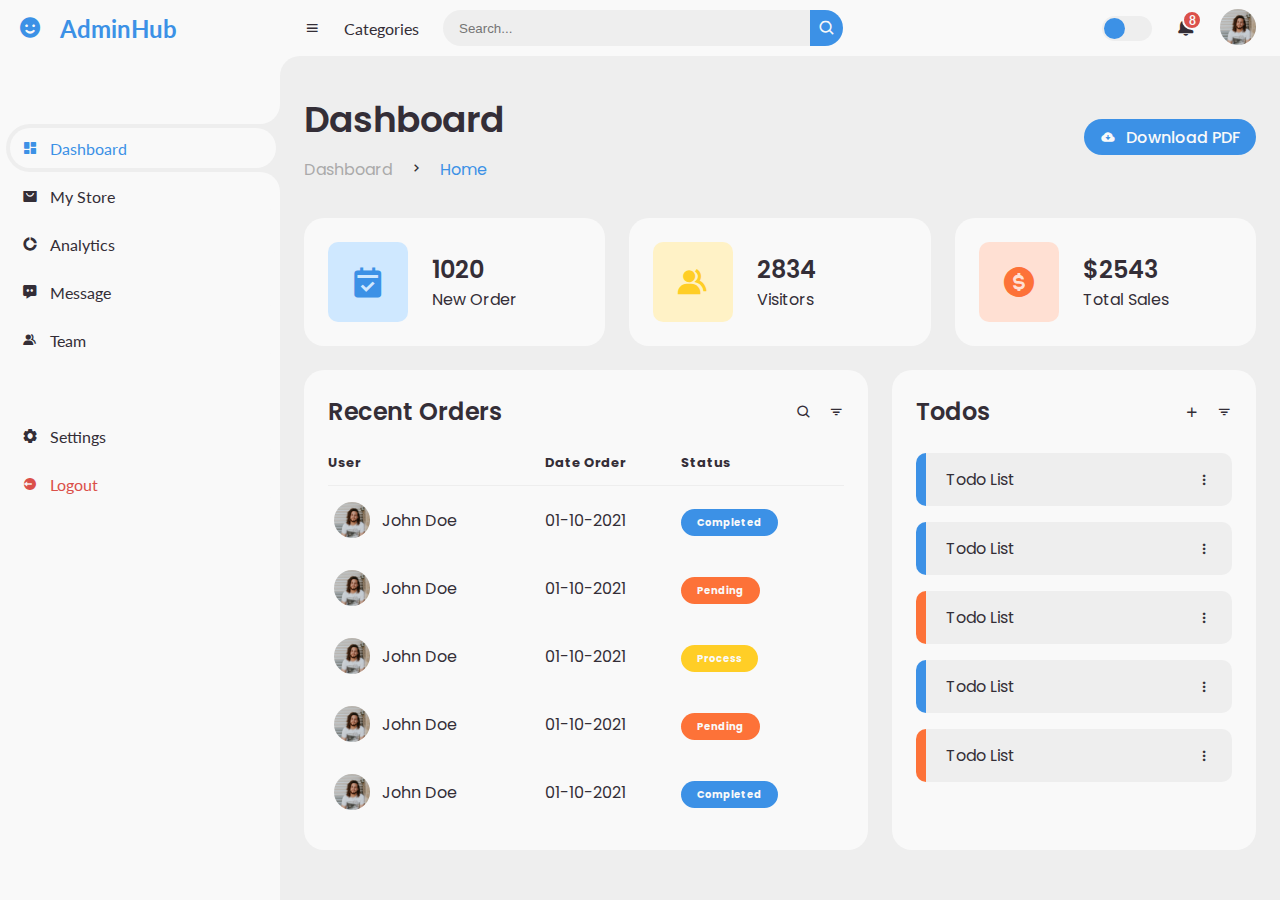
<file: admin_view/index.html>
<!DOCTYPE html>
<html lang="en">
<head>
	<meta charset="UTF-8">
	<meta name="viewport" content="width=device-width, initial-scale=1.0">

	<!-- Boxicons -->
	<link href='https://unpkg.com/boxicons@2.0.9/css/boxicons.min.css' rel='stylesheet'>
	<!-- My CSS -->
	<link rel="stylesheet" href="style.css">

	<title>AdminHub</title>
</head>
<body>


	<!-- SIDEBAR -->
	<section id="sidebar">
		<a href="#" class="brand">
			<i class='bx bxs-smile'></i>
			<span class="text">AdminHub</span>
		</a>
		<ul class="side-menu top">
			<li class="active">
				<a href="#">
					<i class='bx bxs-dashboard' ></i>
					<span class="text">Dashboard</span>
				</a>
			</li>
			<li>
				<a href="#">
					<i class='bx bxs-shopping-bag-alt' ></i>
					<span class="text">My Store</span>
				</a>
			</li>
			<li>
				<a href="#">
					<i class='bx bxs-doughnut-chart' ></i>
					<span class="text">Analytics</span>
				</a>
			</li>
			<li>
				<a href="#">
					<i class='bx bxs-message-dots' ></i>
					<span class="text">Message</span>
				</a>
			</li>
			<li>
				<a href="#">
					<i class='bx bxs-group' ></i>
					<span class="text">Team</span>
				</a>
			</li>
		</ul>
		<ul class="side-menu">
			<li>
				<a href="#">
					<i class='bx bxs-cog' ></i>
					<span class="text">Settings</span>
				</a>
			</li>
			<li>
				<a href="#" class="logout">
					<i class='bx bxs-log-out-circle' ></i>
					<span class="text">Logout</span>
				</a>
			</li>
		</ul>
	</section>
	<!-- SIDEBAR -->



	<!-- CONTENT -->
	<section id="content">
		<!-- NAVBAR -->
		<nav>
			<i class='bx bx-menu' ></i>
			<a href="#" class="nav-link">Categories</a>
			<form action="#">
				<div class="form-input">
					<input type="search" placeholder="Search...">
					<button type="submit" class="search-btn"><i class='bx bx-search' ></i></button>
				</div>
			</form>
			<input type="checkbox" id="switch-mode" hidden>
			<label for="switch-mode" class="switch-mode"></label>
			<a href="#" class="notification">
				<i class='bx bxs-bell' ></i>
				<span class="num">8</span>
			</a>
			<a href="#" class="profile">
				<img src="img/people.png">
			</a>
		</nav>
		<!-- NAVBAR -->

		<!-- MAIN -->
		<main>
			<div class="head-title">
				<div class="left">
					<h1>Dashboard</h1>
					<ul class="breadcrumb">
						<li>
							<a href="#">Dashboard</a>
						</li>
						<li><i class='bx bx-chevron-right' ></i></li>
						<li>
							<a class="active" href="#">Home</a>
						</li>
					</ul>
				</div>
				<a href="#" class="btn-download">
					<i class='bx bxs-cloud-download' ></i>
					<span class="text">Download PDF</span>
				</a>
			</div>

			<ul class="box-info">
				<li>
					<i class='bx bxs-calendar-check' ></i>
					<span class="text">
						<h3>1020</h3>
						<p>New Order</p>
					</span>
				</li>
				<li>
					<i class='bx bxs-group' ></i>
					<span class="text">
						<h3>2834</h3>
						<p>Visitors</p>
					</span>
				</li>
				<li>
					<i class='bx bxs-dollar-circle' ></i>
					<span class="text">
						<h3>$2543</h3>
						<p>Total Sales</p>
					</span>
				</li>
			</ul>


			<div class="table-data">
				<div class="order">
					<div class="head">
						<h3>Recent Orders</h3>
						<i class='bx bx-search' ></i>
						<i class='bx bx-filter' ></i>
					</div>
					<table>
						<thead>
							<tr>
								<th>User</th>
								<th>Date Order</th>
								<th>Status</th>
							</tr>
						</thead>
						<tbody>
							<tr>
								<td>
									<img src="img/people.png">
									<p>John Doe</p>
								</td>
								<td>01-10-2021</td>
								<td><span class="status completed">Completed</span></td>
							</tr>
							<tr>
								<td>
									<img src="img/people.png">
									<p>John Doe</p>
								</td>
								<td>01-10-2021</td>
								<td><span class="status pending">Pending</span></td>
							</tr>
							<tr>
								<td>
									<img src="img/people.png">
									<p>John Doe</p>
								</td>
								<td>01-10-2021</td>
								<td><span class="status process">Process</span></td>
							</tr>
							<tr>
								<td>
									<img src="img/people.png">
									<p>John Doe</p>
								</td>
								<td>01-10-2021</td>
								<td><span class="status pending">Pending</span></td>
							</tr>
							<tr>
								<td>
									<img src="img/people.png">
									<p>John Doe</p>
								</td>
								<td>01-10-2021</td>
								<td><span class="status completed">Completed</span></td>
							</tr>
						</tbody>
					</table>
				</div>
				<div class="todo">
					<div class="head">
						<h3>Todos</h3>
						<i class='bx bx-plus' ></i>
						<i class='bx bx-filter' ></i>
					</div>
					<ul class="todo-list">
						<li class="completed">
							<p>Todo List</p>
							<i class='bx bx-dots-vertical-rounded' ></i>
						</li>
						<li class="completed">
							<p>Todo List</p>
							<i class='bx bx-dots-vertical-rounded' ></i>
						</li>
						<li class="not-completed">
							<p>Todo List</p>
							<i class='bx bx-dots-vertical-rounded' ></i>
						</li>
						<li class="completed">
							<p>Todo List</p>
							<i class='bx bx-dots-vertical-rounded' ></i>
						</li>
						<li class="not-completed">
							<p>Todo List</p>
							<i class='bx bx-dots-vertical-rounded' ></i>
						</li>
					</ul>
				</div>
			</div>
		</main>
		<!-- MAIN -->
	</section>
	<!-- CONTENT -->
	

	<script src="script.js"></script>
</body>
</html>
</file>
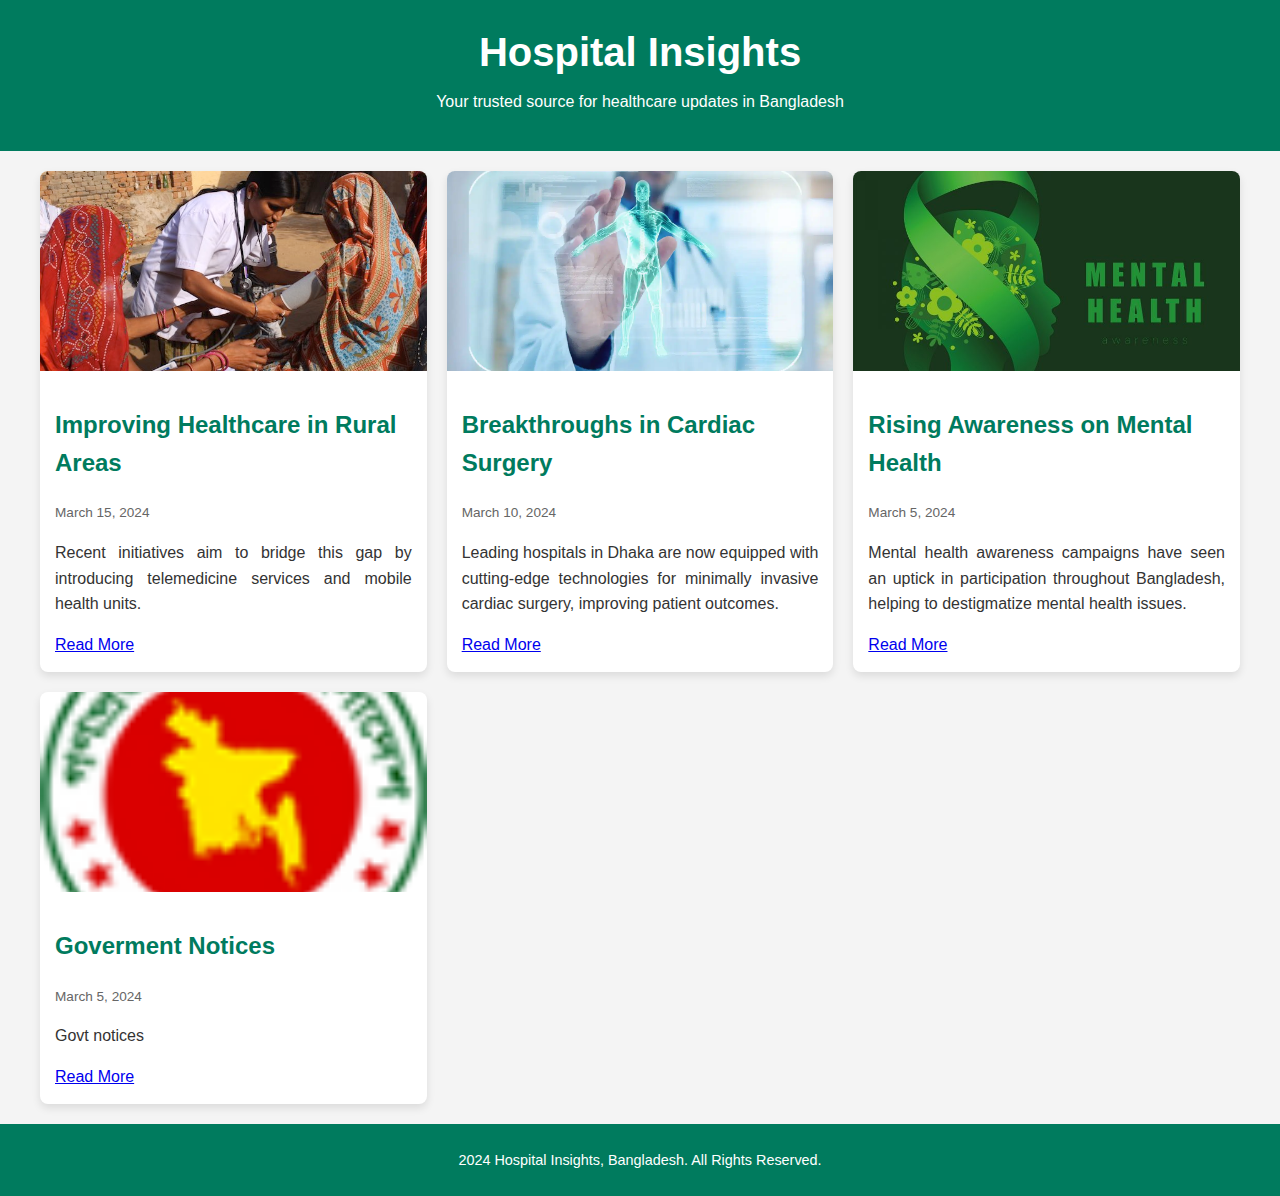
<file: Article/index.html>
<html>
<head>
    <link rel="stylesheet" href="styles.css">
    <title>Hospital Articles - Bangladesh</title>
</head>

<body>
    <header>
        <div class="header-container">
            <h1>Hospital Insights</h1>
            <p>Your trusted source for healthcare updates in Bangladesh</p>
        </div>
    </header>
    <main>
        <div class="articles-grid">
            <article class="article">
                <img src="images/article1.jpg" alt="Improving Healthcare" class="article-image">
                <div class="article-content">
                    <h2>Improving Healthcare in Rural Areas</h2>
                    <p class="article-date">March 15, 2024</p>
                    <p class="article-description">
                        Recent initiatives aim to bridge this gap by introducing telemedicine services
                        and mobile health units.
                    </p>
                    <a href="article.html" class="read-more">Read More</a>
                </div>
            </article>
            <article class="article">
                <img src="images/article2.jpg" alt="Breakthroughs in Surgery" class="article-image">
                <div class="article-content">
                    <h2>Breakthroughs in Cardiac Surgery</h2>
                    <p class="article-date">March 10, 2024</p>
                    <p class="article-description">
                        Leading hospitals in Dhaka are now equipped with cutting-edge technologies
                        for minimally invasive cardiac surgery, improving patient outcomes.
                    </p>
                    <a href="article2.html" class="read-more">Read More</a>
                </div>
            </article>
            <article class="article">
                <img src="images/article3.jpg" alt="Mental Health Awareness" class="article-image">
                <div class="article-content">
                    <h2>Rising Awareness on Mental Health</h2>
                    <p class="article-date">March 5, 2024</p>
                    <p class="article-description">
                        Mental health awareness campaigns have seen an uptick in participation
                        throughout Bangladesh, helping to destigmatize mental health issues.
                    </p>
                    <a href="article.html" class="read-more">Read More</a>
                </div>
            </article>

            <article class="article">
                <img src="images/gov.png" alt="Notices" class="article-image">
                <div class="article-content">
                    <h2>Goverment Notices</h2>
                    <p class="article-date">March 5, 2024</p>
                    <p class="article-description">
                        Govt notices 
                    </p>
                    <a href="https://hsd.portal.gov.bd/" class="read-more">Read More</a>
                </div>
            </article>
        </div>
    </main>
    <footer>
        <div class="footer-container">
            <p> 2024 Hospital Insights, Bangladesh. All Rights Reserved.</p>
        </div>
    </footer>
</body>

</html>
</file>
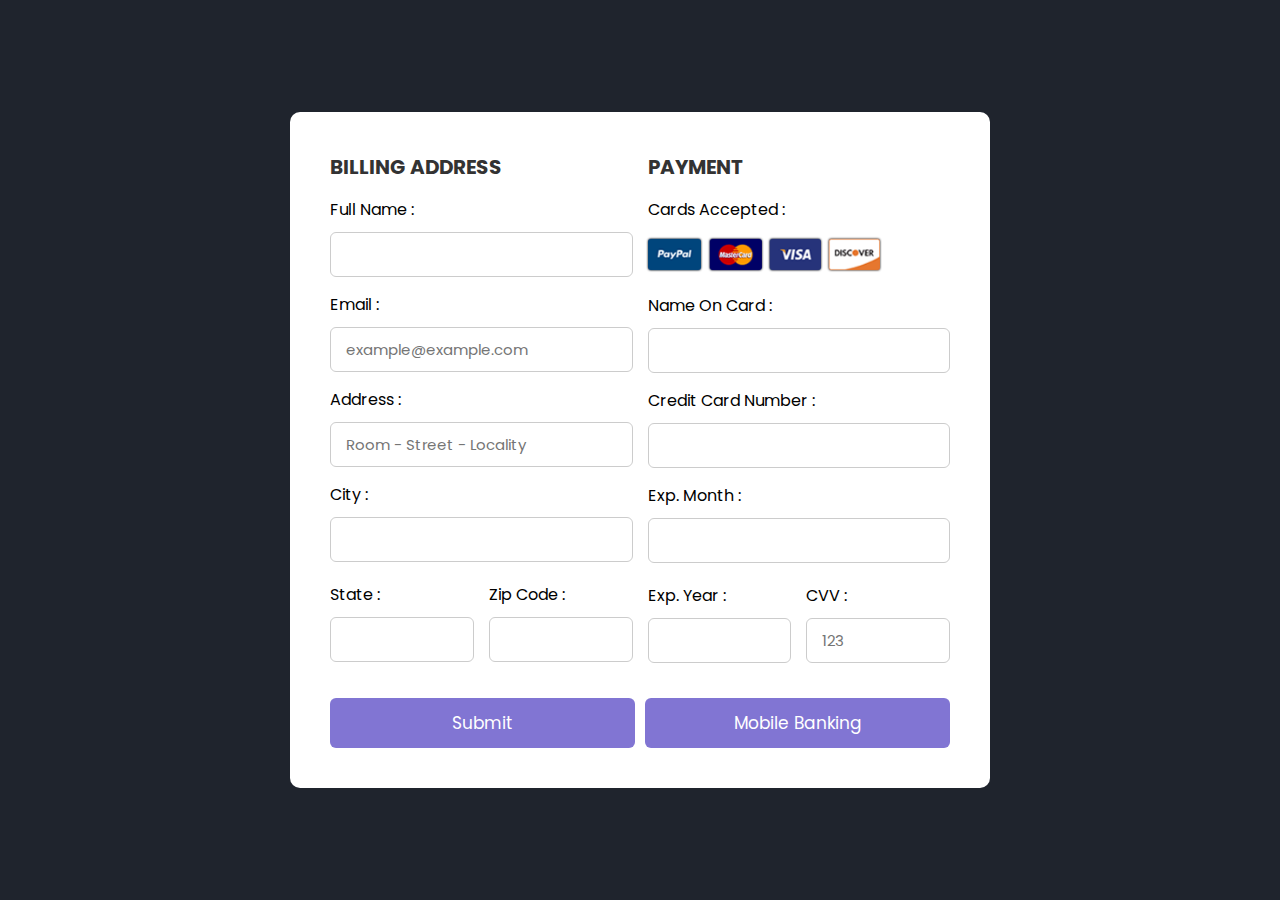
<file: Pay/index.html>
<!DOCTYPE html>
<html lang="en">
<head>
    <meta charset="UTF-8">
    <meta http-equiv="X-UA-Compatible" content="IE=edge">
    <meta name="viewport" content="width=device-width, initial-scale=1.0">
    <title>Payment Gateway Form</title>
    <link rel="stylesheet" href="style.css">
    <script>
        function validateForm() {
            var inputs = document.querySelectorAll('input[type="text"], input[type="email"], input[type="number"]');
            for (var i = 0; i < inputs.length; i++) {
                if (inputs[i].value === "") {
                    alert("All fields must be filled out");
                    return false;
                }
            }
            return true;
        }
    </script>
</head>
<body>
    <div class="container">
        <form action="paydb.php" method="post" onsubmit="return validateForm();">
            <div class="row">
                <div class="column">
                    <h3 class="title">Billing Address</h3>
                    <div class="input-box">
                        <span>Full Name :</span>
                        <input type="text" name="full_name" placeholder="">
                    </div>
                    <div class="input-box">
                        <span>Email :</span>
                        <input type="email" name="email" placeholder="example@example.com">
                    </div>
                    <div class="input-box">
                        <span>Address :</span>
                        <input type="text" name="address" placeholder="Room - Street - Locality">
                    </div>
                    <div class="input-box">
                        <span>City :</span>
                        <input type="text" name="city" placeholder="">
                    </div>
                    <div class="flex">
                        <div class="input-box">
                            <span>State :</span>
                            <input type="text" name="state" placeholder="">
                        </div>
                        <div class="input-box">
                            <span>Zip Code :</span>
                            <input type="number" name="zip_code" placeholder="">
                        </div>
                    </div>
                </div>
                <div class="column">
                    <h3 class="title">Payment</h3>
                    <div class="input-box">
                        <span>Cards Accepted :</span>
                        <img src="imgcards.png" alt="Cards Accepted">
                    </div>
                    <div class="input-box">
                        <span>Name On Card :</span>
                        <input type="text" name="name_on_card" placeholder="">
                    </div>
                    <div class="input-box">
                        <span>Credit Card Number :</span>
                        <input type="number" name="card_number" placeholder="">
                    </div>
                    <div class="input-box">
                        <span>Exp. Month :</span>
                        <input type="text" name="exp_month" placeholder="">
                    </div>
                    <div class="flex">
                        <div class="input-box">
                            <span>Exp. Year :</span>
                            <input type="number" name="exp_year" placeholder="">
                        </div>
                        <div class="input-box">
                            <span>CVV :</span>
                            <input type="number" name="cvv" placeholder="123">
                        </div>
                    </div>
                </div>
            </div>
            <div class="button-container">
                <button type="submit" class="btn submit-btn">Submit</button>
                <button type="button" class="btn mobile-btn" onclick="location.href='bkashpay.html';">Mobile Banking</button>
            </div>
        </form>
    </div>
</body>
</html>
</file>
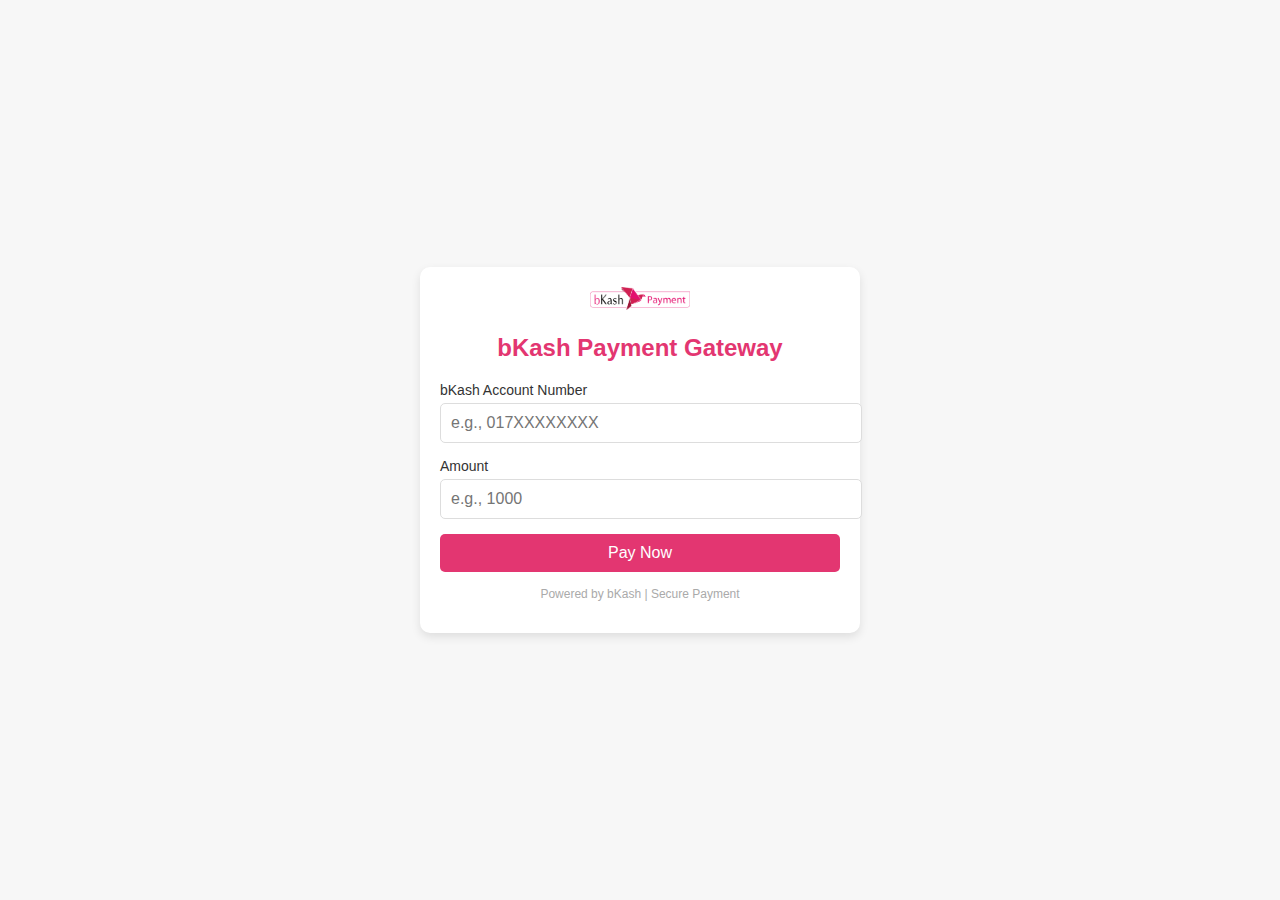
<file: Admin_dash/b_kash.html>
<!DOCTYPE html>
<html lang="en">
<head>
    <meta charset="UTF-8">
    <meta name="viewport" content="width=device-width, initial-scale=1.0">
    <title>bKash Payment Gateway</title>
    <style>
        body {
            font-family: Arial, sans-serif;
            background-color: #f7f7f7;
            margin: 0;
            padding: 0;
            display: flex;
            justify-content: center;
            align-items: center;
            height: 100vh;
        }

        .payment-container {
            background: #fff;
            width: 400px;
            box-shadow: 0 4px 10px rgba(0, 0, 0, 0.1);
            border-radius: 10px;
            padding: 20px;
            text-align: center;
        }

        .payment-container h1 {
            color: #e33671;
            font-size: 24px;
            margin-bottom: 20px;
        }

        .input-group {
            margin-bottom: 15px;
            text-align: left;
        }

        .input-group label {
            display: block;
            font-size: 14px;
            color: #333;
            margin-bottom: 5px;
        }

        .input-group input {
            width: 100%;
            padding: 10px;
            border: 1px solid #ddd;
            border-radius: 5px;
            font-size: 16px;
        }

        .submit-btn {
            width: 100%;
            background: #e33671;
            color: #fff;
            font-size: 16px;
            padding: 10px;
            border: none;
            border-radius: 5px;
            cursor: pointer;
            transition: background 0.3s;
        }

        .submit-btn:hover {
            background: #c0295d;
        }

        .bkash-logo {
            margin-bottom: 20px;
        }

        .bkash-logo img {
            width: 100px;
        }

        .footer {
            font-size: 12px;
            color: #aaa;
            margin-top: 15px;
        }
    </style>
</head>
<body>
    <div class="payment-container">
        <div class="bkash-logo">
            <img src="bkash.png" alt="bKash Logo">
        </div>
        <h1>bKash Payment Gateway</h1>
        <form action="/submit-payment" method="POST">
            <div class="input-group">
                <label for="phone">bKash Account Number</label>
                <input type="text" id="phone" name="phone" placeholder="e.g., 017XXXXXXXX" required>
            </div>
            <div class="input-group">
                <label for="amount">Amount</label>
                <input type="number" id="amount" name="amount" placeholder="e.g., 1000" required>
            </div>
            <button type="submit" class="submit-btn">Pay Now</button>
        </form>
        <div class="footer">
            <p>Powered by bKash | Secure Payment</p>
        </div>
    </div>
</body>
</html>
</file>
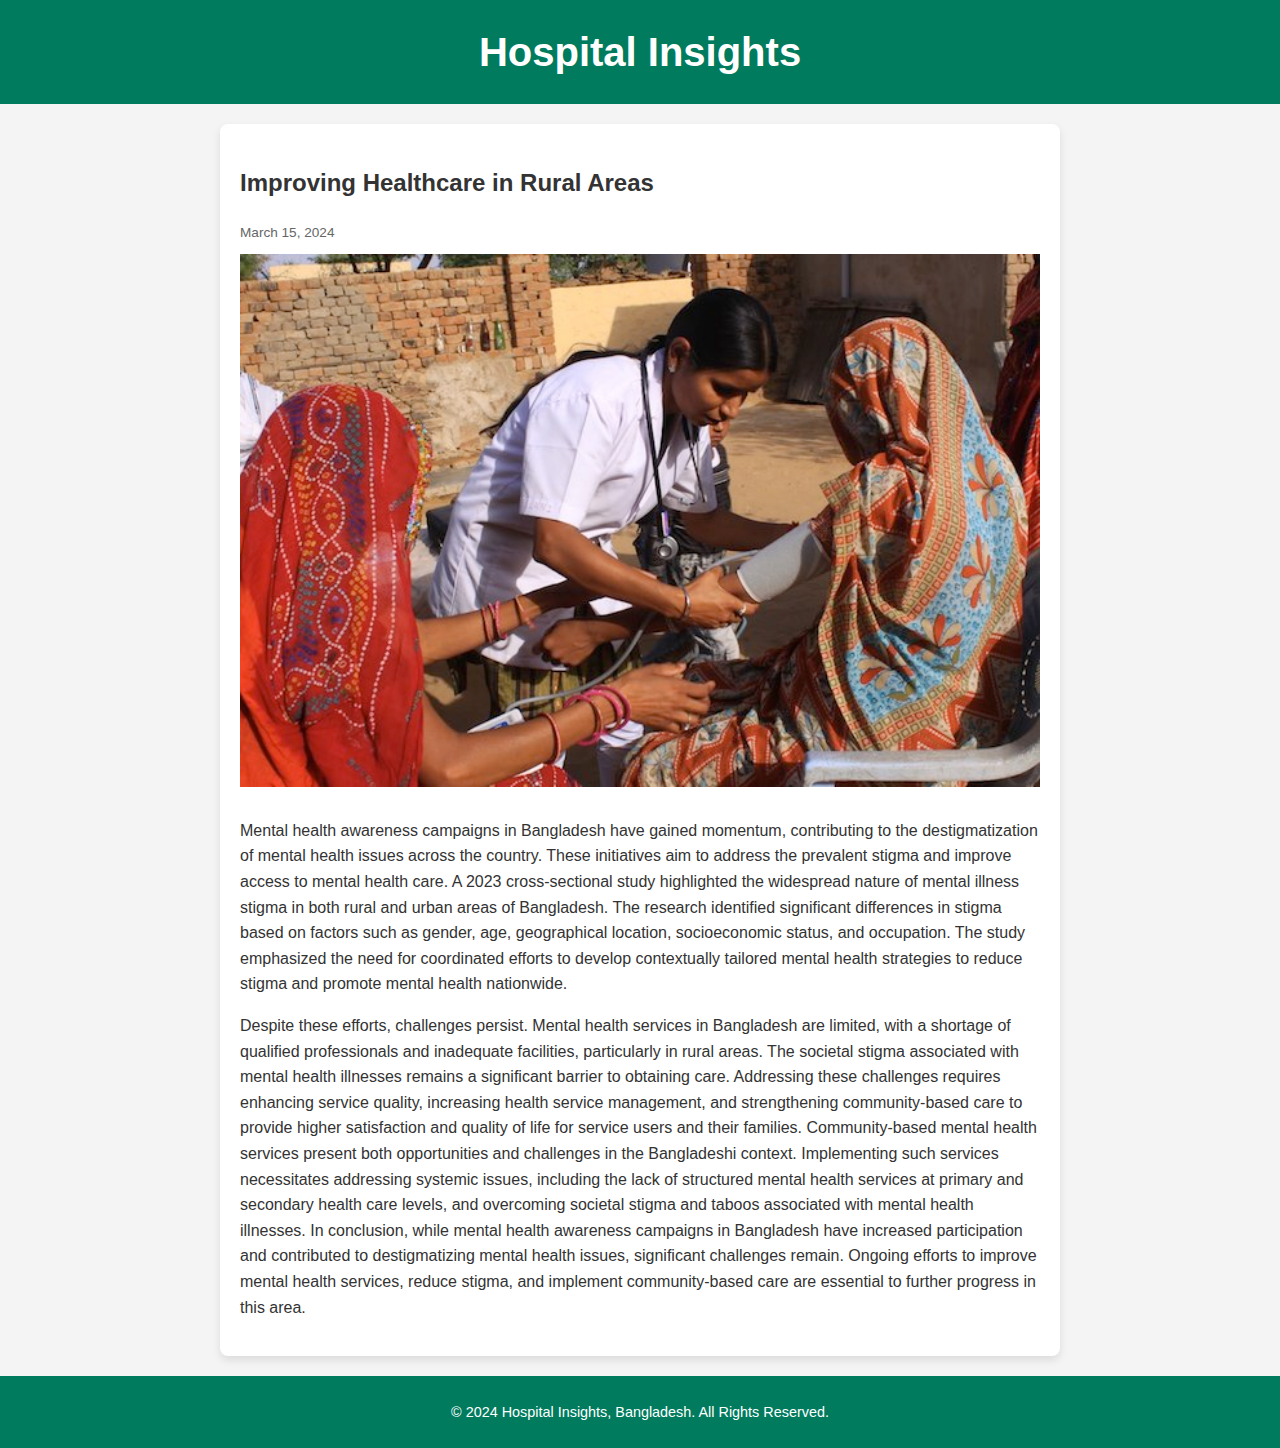
<file: Article/article.html>
<html>
<head>
   
    <link rel="stylesheet" href="styles.css">
    <title>Improving Healthcare in Rural Areas</title>
</head>
<body>
    <header>
        <div class="header-container">
            <h1>Hospital Insights</h1>
        </div>
    </header>
    <main>
        <article class="full-article">
            <h2>Improving Healthcare in Rural Areas</h2>
            <p class="article-date">March 15, 2024</p>
            <img src="images/article1.jpg" alt="Improving Healthcare" class="article-image">
            <p>
                Mental health awareness campaigns in Bangladesh have gained momentum, contributing to the destigmatization of mental
                health issues across the country. These initiatives aim to address the prevalent stigma and improve access to mental
                health care.
                
                A 2023 cross-sectional study highlighted the widespread nature of mental illness stigma in both rural and urban areas of
                Bangladesh. The research identified significant differences in stigma based on factors such as gender, age, geographical
                location, socioeconomic status, and occupation. The study emphasized the need for coordinated efforts to develop
                contextually tailored mental health strategies to reduce stigma and promote mental health nationwide.
                
               
            </p>
            <p>
                Despite these efforts, challenges persist. Mental health services in Bangladesh are limited, with a shortage of
                qualified professionals and inadequate facilities, particularly in rural areas. The societal stigma associated with
                mental health illnesses remains a significant barrier to obtaining care. Addressing these challenges requires enhancing
                service quality, increasing health service management, and strengthening community-based care to provide higher
                satisfaction and quality of life for service users and their families.
                
                Community-based mental health services present both opportunities and challenges in the Bangladeshi context.
                Implementing such services necessitates addressing systemic issues, including the lack of structured mental health
                services at primary and secondary health care levels, and overcoming societal stigma and taboos associated with mental
                health illnesses.
                
                In conclusion, while mental health awareness campaigns in Bangladesh have increased participation and contributed to
                destigmatizing mental health issues, significant challenges remain. Ongoing efforts to improve mental health services,
                reduce stigma, and implement community-based care are essential to further progress in this area.
            </p>
        </article>
    </main>
    <footer>
        <div class="footer-container">
            <p>&copy; 2024 Hospital Insights, Bangladesh. All Rights Reserved.</p>
        </div>
    </footer>
</body>

</html>
</file>
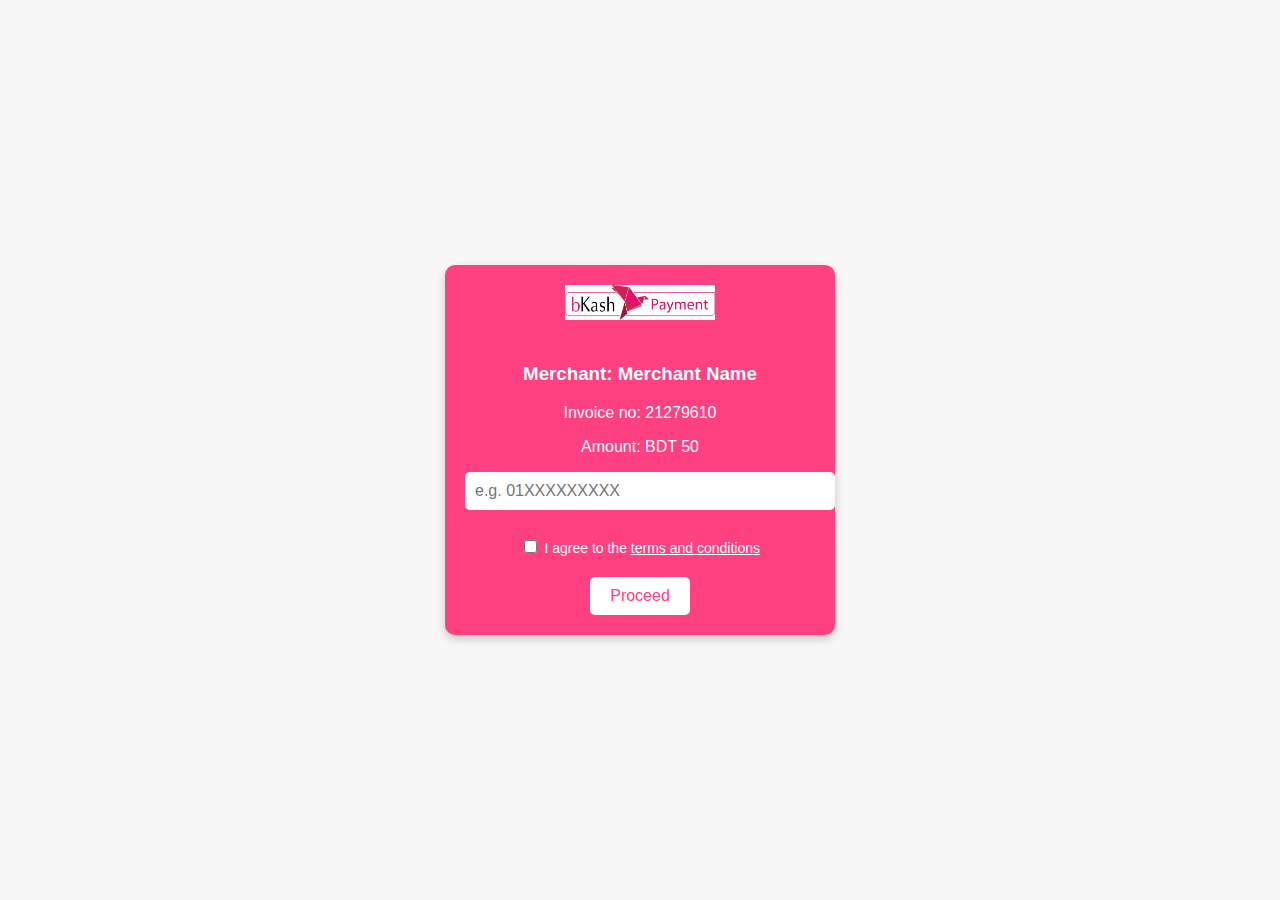
<file: Pay/bkashpay.html>
<!DOCTYPE html>
<html lang="en">
<head>
    <meta charset="UTF-8">
    <meta name="viewport" content="width=device-width, initial-scale=1.0">
    <title>bKash Payment</title>
    <link rel="stylesheet" href="bkash_style.css">
</head>
<body>
    <div class="container">
        <img src="bkash_pay.jpg" alt="bKash Logo">
        <h3>Merchant: Merchant Name</h3>
        <p>Invoice no: 21279610</p>
        <p>Amount: BDT 50</p>

        <form action="next_page.html" method="post">
            <div class="form-group">
                <input type="text" name="mobile" placeholder="e.g. 01XXXXXXXXX" required>
            </div>
            <div class="form-group">
                <input type="checkbox" id="terms" required>
                <label for="terms">I agree to the <a href="#" style="color:white; text-decoration: underline;">terms and conditions</a></label>
            </div>
            <button class="btn" type="submit">Proceed</button>
        </form>
    </div>
</body>
</html>
</file>
<file: admin_view/style.css>
@import url('https://fonts.googleapis.com/css2?family=Lato:wght@400;700&family=Poppins:wght@400;500;600;700&display=swap');

* {
	margin: 0;
	padding: 0;
	box-sizing: border-box;
}

a {
	text-decoration: none;
}

li {
	list-style: none;
}

:root {
	--poppins: 'Poppins', sans-serif;
	--lato: 'Lato', sans-serif;

	--light: #F9F9F9;
	--blue: #3C91E6;
	--light-blue: #CFE8FF;
	--grey: #eee;
	--dark-grey: #AAAAAA;
	--dark: #342E37;
	--red: #DB504A;
	--yellow: #FFCE26;
	--light-yellow: #FFF2C6;
	--orange: #FD7238;
	--light-orange: #FFE0D3;
}

html {
	overflow-x: hidden;
}

body.dark {
	--light: #0C0C1E;
	--grey: #060714;
	--dark: #FBFBFB;
}

body {
	background: var(--grey);
	overflow-x: hidden;
}





/* SIDEBAR */
#sidebar {
	position: fixed;
	top: 0;
	left: 0;
	width: 280px;
	height: 100%;
	background: var(--light);
	z-index: 2000;
	font-family: var(--lato);
	transition: .3s ease;
	overflow-x: hidden;
	scrollbar-width: none;
}
#sidebar::--webkit-scrollbar {
	display: none;
}
#sidebar.hide {
	width: 60px;
}
#sidebar .brand {
	font-size: 24px;
	font-weight: 700;
	height: 56px;
	display: flex;
	align-items: center;
	color: var(--blue);
	position: sticky;
	top: 0;
	left: 0;
	background: var(--light);
	z-index: 500;
	padding-bottom: 20px;
	box-sizing: content-box;
}
#sidebar .brand .bx {
	min-width: 60px;
	display: flex;
	justify-content: center;
}
#sidebar .side-menu {
	width: 100%;
	margin-top: 48px;
}
#sidebar .side-menu li {
	height: 48px;
	background: transparent;
	margin-left: 6px;
	border-radius: 48px 0 0 48px;
	padding: 4px;
}
#sidebar .side-menu li.active {
	background: var(--grey);
	position: relative;
}
#sidebar .side-menu li.active::before {
	content: '';
	position: absolute;
	width: 40px;
	height: 40px;
	border-radius: 50%;
	top: -40px;
	right: 0;
	box-shadow: 20px 20px 0 var(--grey);
	z-index: -1;
}
#sidebar .side-menu li.active::after {
	content: '';
	position: absolute;
	width: 40px;
	height: 40px;
	border-radius: 50%;
	bottom: -40px;
	right: 0;
	box-shadow: 20px -20px 0 var(--grey);
	z-index: -1;
}
#sidebar .side-menu li a {
	width: 100%;
	height: 100%;
	background: var(--light);
	display: flex;
	align-items: center;
	border-radius: 48px;
	font-size: 16px;
	color: var(--dark);
	white-space: nowrap;
	overflow-x: hidden;
}
#sidebar .side-menu.top li.active a {
	color: var(--blue);
}
#sidebar.hide .side-menu li a {
	width: calc(48px - (4px * 2));
	transition: width .3s ease;
}
#sidebar .side-menu li a.logout {
	color: var(--red);
}
#sidebar .side-menu.top li a:hover {
	color: var(--blue);
}
#sidebar .side-menu li a .bx {
	min-width: calc(60px  - ((4px + 6px) * 2));
	display: flex;
	justify-content: center;
}
/* SIDEBAR */





/* CONTENT */
#content {
	position: relative;
	width: calc(100% - 280px);
	left: 280px;
	transition: .3s ease;
}
#sidebar.hide ~ #content {
	width: calc(100% - 60px);
	left: 60px;
}




/* NAVBAR */
#content nav {
	height: 56px;
	background: var(--light);
	padding: 0 24px;
	display: flex;
	align-items: center;
	grid-gap: 24px;
	font-family: var(--lato);
	position: sticky;
	top: 0;
	left: 0;
	z-index: 1000;
}
#content nav::before {
	content: '';
	position: absolute;
	width: 40px;
	height: 40px;
	bottom: -40px;
	left: 0;
	border-radius: 50%;
	box-shadow: -20px -20px 0 var(--light);
}
#content nav a {
	color: var(--dark);
}
#content nav .bx.bx-menu {
	cursor: pointer;
	color: var(--dark);
}
#content nav .nav-link {
	font-size: 16px;
	transition: .3s ease;
}
#content nav .nav-link:hover {
	color: var(--blue);
}
#content nav form {
	max-width: 400px;
	width: 100%;
	margin-right: auto;
}
#content nav form .form-input {
	display: flex;
	align-items: center;
	height: 36px;
}
#content nav form .form-input input {
	flex-grow: 1;
	padding: 0 16px;
	height: 100%;
	border: none;
	background: var(--grey);
	border-radius: 36px 0 0 36px;
	outline: none;
	width: 100%;
	color: var(--dark);
}
#content nav form .form-input button {
	width: 36px;
	height: 100%;
	display: flex;
	justify-content: center;
	align-items: center;
	background: var(--blue);
	color: var(--light);
	font-size: 18px;
	border: none;
	outline: none;
	border-radius: 0 36px 36px 0;
	cursor: pointer;
}
#content nav .notification {
	font-size: 20px;
	position: relative;
}
#content nav .notification .num {
	position: absolute;
	top: -6px;
	right: -6px;
	width: 20px;
	height: 20px;
	border-radius: 50%;
	border: 2px solid var(--light);
	background: var(--red);
	color: var(--light);
	font-weight: 700;
	font-size: 12px;
	display: flex;
	justify-content: center;
	align-items: center;
}
#content nav .profile img {
	width: 36px;
	height: 36px;
	object-fit: cover;
	border-radius: 50%;
}
#content nav .switch-mode {
	display: block;
	min-width: 50px;
	height: 25px;
	border-radius: 25px;
	background: var(--grey);
	cursor: pointer;
	position: relative;
}
#content nav .switch-mode::before {
	content: '';
	position: absolute;
	top: 2px;
	left: 2px;
	bottom: 2px;
	width: calc(25px - 4px);
	background: var(--blue);
	border-radius: 50%;
	transition: all .3s ease;
}
#content nav #switch-mode:checked + .switch-mode::before {
	left: calc(100% - (25px - 4px) - 2px);
}
/* NAVBAR */





/* MAIN */
#content main {
	width: 100%;
	padding: 36px 24px;
	font-family: var(--poppins);
	max-height: calc(100vh - 56px);
	overflow-y: auto;
}
#content main .head-title {
	display: flex;
	align-items: center;
	justify-content: space-between;
	grid-gap: 16px;
	flex-wrap: wrap;
}
#content main .head-title .left h1 {
	font-size: 36px;
	font-weight: 600;
	margin-bottom: 10px;
	color: var(--dark);
}
#content main .head-title .left .breadcrumb {
	display: flex;
	align-items: center;
	grid-gap: 16px;
}
#content main .head-title .left .breadcrumb li {
	color: var(--dark);
}
#content main .head-title .left .breadcrumb li a {
	color: var(--dark-grey);
	pointer-events: none;
}
#content main .head-title .left .breadcrumb li a.active {
	color: var(--blue);
	pointer-events: unset;
}
#content main .head-title .btn-download {
	height: 36px;
	padding: 0 16px;
	border-radius: 36px;
	background: var(--blue);
	color: var(--light);
	display: flex;
	justify-content: center;
	align-items: center;
	grid-gap: 10px;
	font-weight: 500;
}




#content main .box-info {
	display: grid;
	grid-template-columns: repeat(auto-fit, minmax(240px, 1fr));
	grid-gap: 24px;
	margin-top: 36px;
}
#content main .box-info li {
	padding: 24px;
	background: var(--light);
	border-radius: 20px;
	display: flex;
	align-items: center;
	grid-gap: 24px;
}
#content main .box-info li .bx {
	width: 80px;
	height: 80px;
	border-radius: 10px;
	font-size: 36px;
	display: flex;
	justify-content: center;
	align-items: center;
}
#content main .box-info li:nth-child(1) .bx {
	background: var(--light-blue);
	color: var(--blue);
}
#content main .box-info li:nth-child(2) .bx {
	background: var(--light-yellow);
	color: var(--yellow);
}
#content main .box-info li:nth-child(3) .bx {
	background: var(--light-orange);
	color: var(--orange);
}
#content main .box-info li .text h3 {
	font-size: 24px;
	font-weight: 600;
	color: var(--dark);
}
#content main .box-info li .text p {
	color: var(--dark);	
}





#content main .table-data {
	display: flex;
	flex-wrap: wrap;
	grid-gap: 24px;
	margin-top: 24px;
	width: 100%;
	color: var(--dark);
}
#content main .table-data > div {
	border-radius: 20px;
	background: var(--light);
	padding: 24px;
	overflow-x: auto;
}
#content main .table-data .head {
	display: flex;
	align-items: center;
	grid-gap: 16px;
	margin-bottom: 24px;
}
#content main .table-data .head h3 {
	margin-right: auto;
	font-size: 24px;
	font-weight: 600;
}
#content main .table-data .head .bx {
	cursor: pointer;
}

#content main .table-data .order {
	flex-grow: 1;
	flex-basis: 500px;
}
#content main .table-data .order table {
	width: 100%;
	border-collapse: collapse;
}
#content main .table-data .order table th {
	padding-bottom: 12px;
	font-size: 13px;
	text-align: left;
	border-bottom: 1px solid var(--grey);
}
#content main .table-data .order table td {
	padding: 16px 0;
}
#content main .table-data .order table tr td:first-child {
	display: flex;
	align-items: center;
	grid-gap: 12px;
	padding-left: 6px;
}
#content main .table-data .order table td img {
	width: 36px;
	height: 36px;
	border-radius: 50%;
	object-fit: cover;
}
#content main .table-data .order table tbody tr:hover {
	background: var(--grey);
}
#content main .table-data .order table tr td .status {
	font-size: 10px;
	padding: 6px 16px;
	color: var(--light);
	border-radius: 20px;
	font-weight: 700;
}
#content main .table-data .order table tr td .status.completed {
	background: var(--blue);
}
#content main .table-data .order table tr td .status.process {
	background: var(--yellow);
}
#content main .table-data .order table tr td .status.pending {
	background: var(--orange);
}


#content main .table-data .todo {
	flex-grow: 1;
	flex-basis: 300px;
}
#content main .table-data .todo .todo-list {
	width: 100%;
}
#content main .table-data .todo .todo-list li {
	width: 100%;
	margin-bottom: 16px;
	background: var(--grey);
	border-radius: 10px;
	padding: 14px 20px;
	display: flex;
	justify-content: space-between;
	align-items: center;
}
#content main .table-data .todo .todo-list li .bx {
	cursor: pointer;
}
#content main .table-data .todo .todo-list li.completed {
	border-left: 10px solid var(--blue);
}
#content main .table-data .todo .todo-list li.not-completed {
	border-left: 10px solid var(--orange);
}
#content main .table-data .todo .todo-list li:last-child {
	margin-bottom: 0;
}
/* MAIN */
/* CONTENT */









@media screen and (max-width: 768px) {
	#sidebar {
		width: 200px;
	}

	#content {
		width: calc(100% - 60px);
		left: 200px;
	}

	#content nav .nav-link {
		display: none;
	}
}






@media screen and (max-width: 576px) {
	#content nav form .form-input input {
		display: none;
	}

	#content nav form .form-input button {
		width: auto;
		height: auto;
		background: transparent;
		border-radius: none;
		color: var(--dark);
	}

	#content nav form.show .form-input input {
		display: block;
		width: 100%;
	}
	#content nav form.show .form-input button {
		width: 36px;
		height: 100%;
		border-radius: 0 36px 36px 0;
		color: var(--light);
		background: var(--red);
	}

	#content nav form.show ~ .notification,
	#content nav form.show ~ .profile {
		display: none;
	}

	#content main .box-info {
		grid-template-columns: 1fr;
	}

	#content main .table-data .head {
		min-width: 420px;
	}
	#content main .table-data .order table {
		min-width: 420px;
	}
	#content main .table-data .todo .todo-list {
		min-width: 420px;
	}
}
</file>
<file: Article/styles.css>
/* General Styles */
body {
    font-family: Arial, sans-serif;
    margin: 0;
    padding: 0;
    line-height: 1.6;
    background-color: #f4f4f4;
    color: #333;
}

header {
    background: #007b5e;
    color: #fff;
    text-align: center;
    padding: 20px 10px;
}

header h1 {
    margin: 0;
    font-size: 2.5rem;
}

header p {
    font-size: 1rem;
    margin-top: 5px;
}

/* Articles Grid */
.articles-grid {
    display: grid;
    grid-template-columns: repeat(auto-fit, minmax(300px, 1fr));
    gap: 20px;
    padding: 20px;
    max-width: 1200px;
    margin: 0 auto;
}

.article {
    background: #fff;
    border-radius: 8px;
    box-shadow: 0 4px 8px rgba(0, 0, 0, 0.1);
    overflow: hidden;
    display: flex;
    flex-direction: column;
}

.article-image {
    width: 100%;
    height: 200px;
    object-fit: cover;
}

.article-content {
    padding: 15px;
}

.article-content h2 {
    font-size: 1.5rem;
    color: #007b5e;
}

.article-date {
    font-size: 0.85rem;
    color: #666;
    margin-bottom: 10px;
}

.article-description {
    margin-bottom: 15px;
    text-align: justify;
}

.read-more {
    text-align: right;
}

.read-more a {
    background: #007b5e;
    color: #fff;
    text-decoration: none;
    padding: 10px 15px;
    border-radius: 4px;
    transition: background 0.3s;
}

.read-more a:hover {
    background: #005f47;
}

/* Full Article Styles */
.full-article {
    max-width: 800px;
    margin: 20px auto;
    background: #fff;
    padding: 20px;
    border-radius: 8px;
    box-shadow: 0 4px 8px rgba(0, 0, 0, 0.1);
}

.full-article img {
    width: 100%;
    height: auto;
    margin-bottom: 15px;
}

/* Footer */
footer {
    background: #007b5e;
    color: #fff;
    text-align: center;
    padding: 10px;
    font-size: 0.9rem;
}

.footer-container {
    max-width: 800px;
    margin: 0 auto;
}
</file>
<file: Pay/style.css>
@import url('https://fonts.googleapis.com/css2?family=Poppins:wght@300;400;500;600;700;800;900&display=swap');

* {
    margin: 0;
    padding: 0;
    box-sizing: border-box;
    font-family: 'Poppins', sans-serif;
}

.container {
    display: flex;
    justify-content: center;
    align-items: center;
    min-height: 100vh;
    background: #1f242d;
    padding: 25px;
}

.container form {
    width: 700px;
    padding: 40px;
    background: #fff;
    border-radius: 10px;
}

form .row {
    display: flex;
    gap: 15px;
    flex-wrap: wrap;
}

.row .column {
    flex: 1 1 250px;
}

.column .title {
    font-size: 20px;
    color: #333;
    text-transform: uppercase;
    margin-bottom: 5px;
}

.column .input-box {
    margin: 15px 0;
}

.input-box span {
    display: block;
    margin-bottom: 10px;
}

.input-box input {
    width: 100%;
    padding: 10px 15px;
    border: 1px solid #ccc;
    border-radius: 6px;
    font-size: 15px;
}

.column .flex {
    display: flex;
    gap: 15px;
}

.flex .input-box {
    margin-top: 5px;
}

.input-box img {
    height: 34px;
    margin-top: 5px;
    filter: drop-shadow(0 0 1px #000);
}

/* Button Container Flex */
form .button-container {
    display: flex;
    gap: 10px;
    justify-content: flex-start;
    margin-top: 20px;
}

/* Styling for both buttons */
form .btn {
    flex: 1;
    padding: 12px;
    background: #8175d3;
    border: none;
    outline: none;
    border-radius: 6px;
    font-size: 17px;
    color: #fff;
    cursor: pointer;
    transition: .5s;
}

form .btn:hover {
    background: #6a5acd;
}
</file>
<file: Pay/bkash_style.css>
body {
    font-family: Arial, sans-serif;
    background-color: #f7f7f7;
    margin: 0;
    display: flex;
    justify-content: center;
    align-items: center;
    height: 100vh;
}

.container {
    background-color: #ff4081;
    color: white;
    width: 350px;
    padding: 20px;
    border-radius: 10px;
    text-align: center;
    box-shadow: 0 4px 10px rgba(0, 0, 0, 0.2);
}

.container img {
    width: 150px;
    margin-bottom: 20px;
}

.form-group {
    margin-bottom: 20px;
}

.form-group input[type="text"] {
    width: 100%;
    padding: 10px;
    font-size: 16px;
    border: none;
    border-radius: 5px;
}

.form-group input[type="checkbox"] {
    margin-top: 10px;
}

.form-group label {
    font-size: 14px;
}

.btn {
    background-color: white;
    color: #ff4081;
    padding: 10px 20px;
    font-size: 16px;
    border: none;
    border-radius: 5px;
    cursor: pointer;
}

.btn:hover {
    background-color: #ff80ab;
    color: white;
}
</file>
